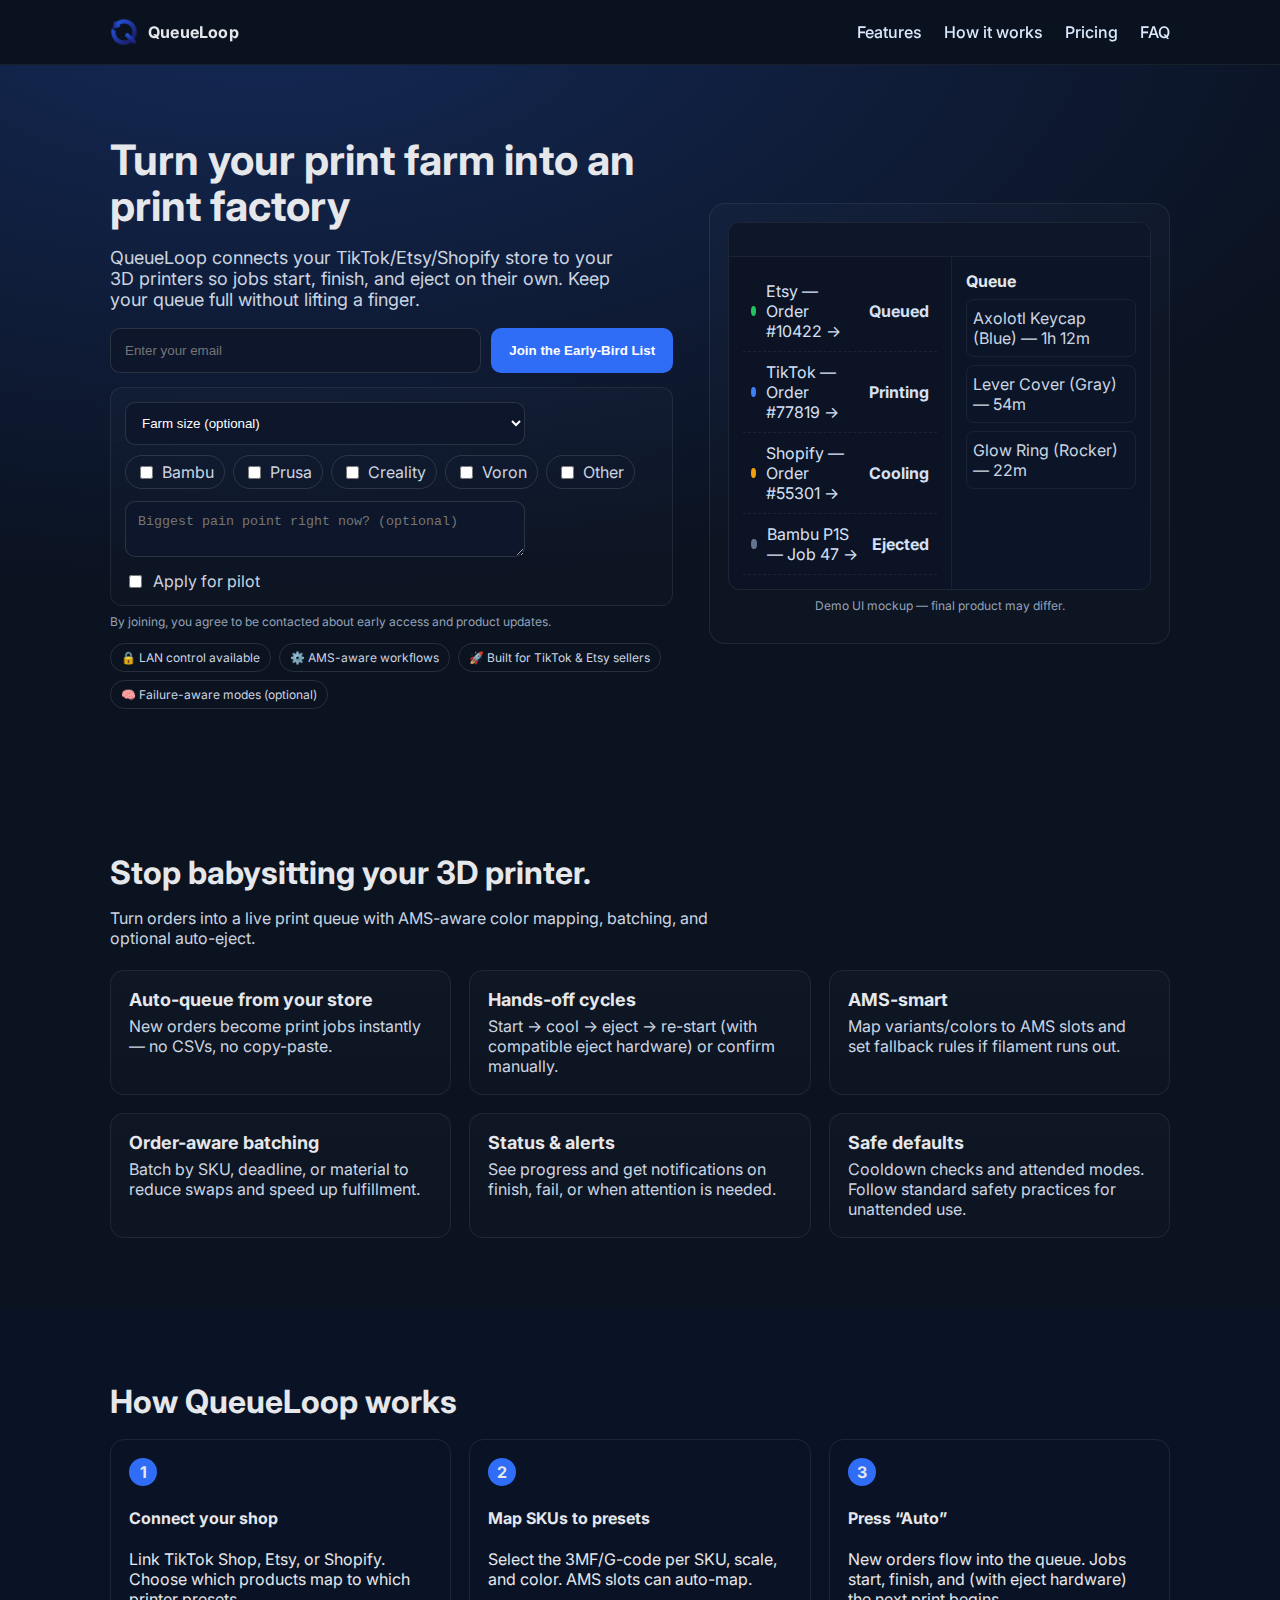
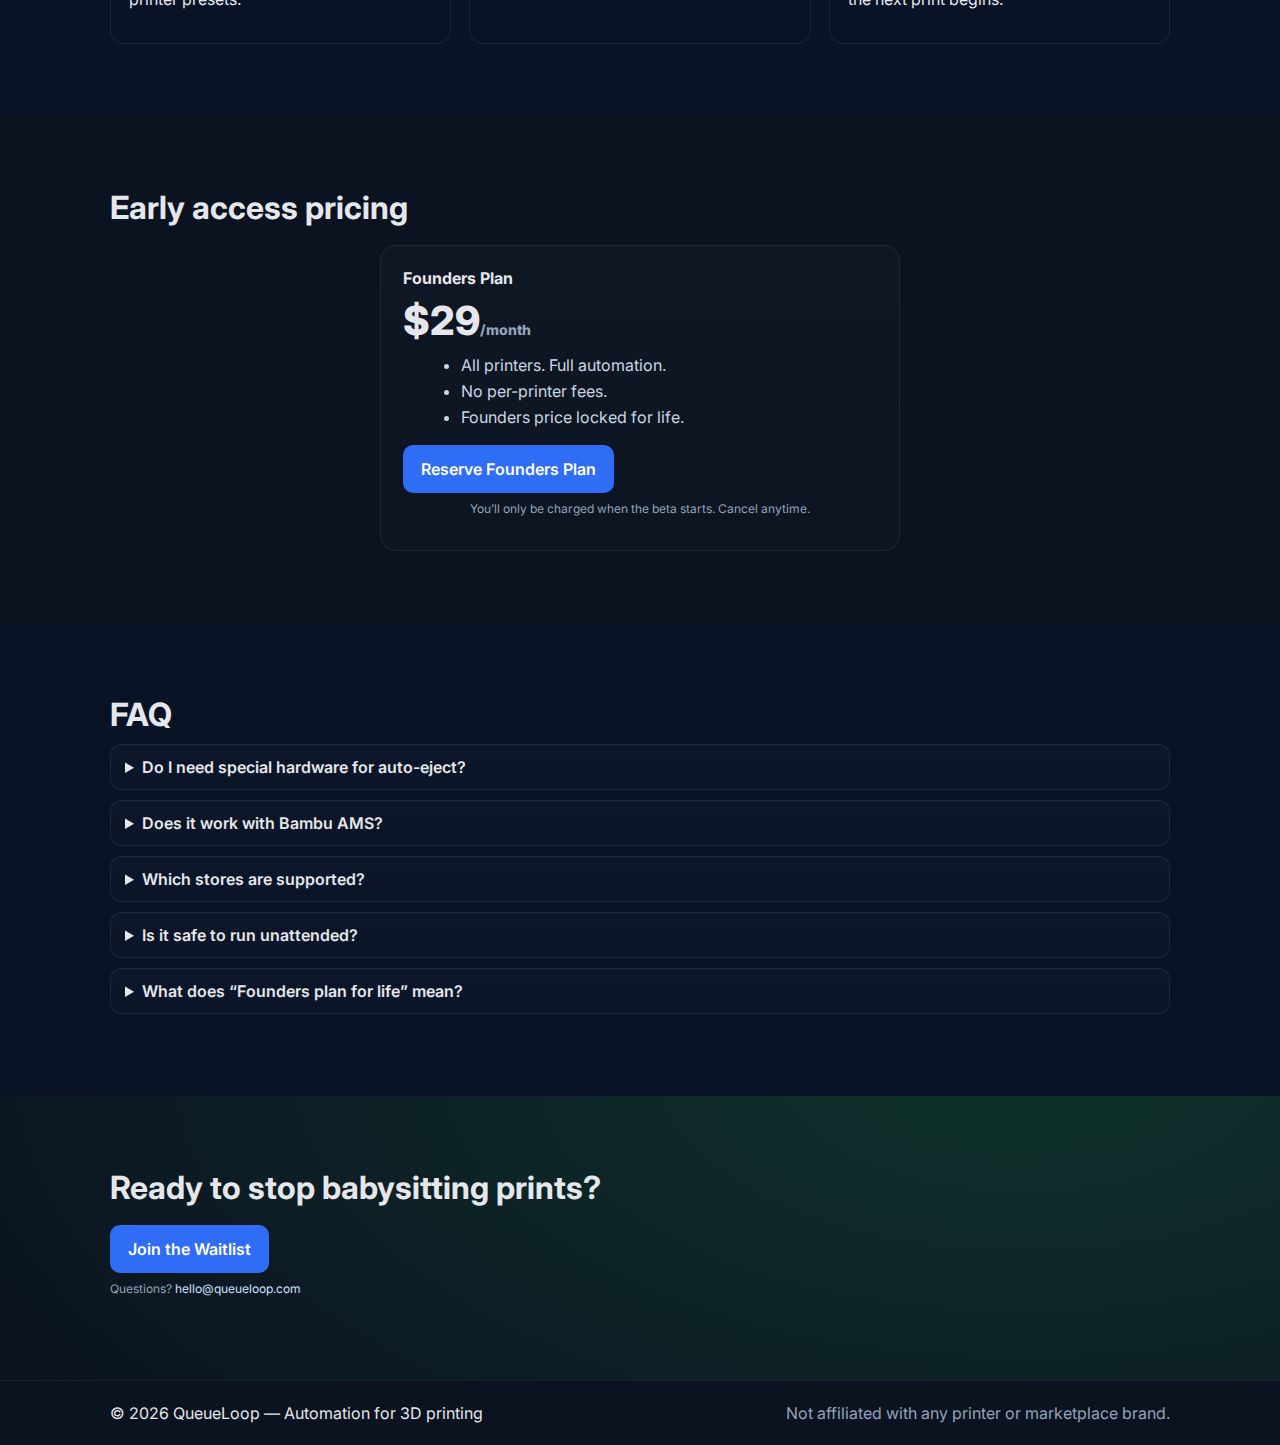
<file: index.html>
<!doctype html>
<html lang="en">
<head>
  <meta charset="utf-8" />
  <meta name="viewport" content="width=device-width,initial-scale=1" />
  <title>QueueLoop — Turn orders into prints automatically</title>
  <meta name="description" content="QueueLoop connects your TikTok/Etsy/Shopify store to your 3D printers so jobs start, finish, and (with compatible hardware) eject on their own. Keep your queue full without lifting a finger." />
  <link rel="preconnect" href="https://fonts.gstatic.com" crossorigin>
  <link href="https://fonts.googleapis.com/css2?family=Inter:wght@400;500;600;700;800&display=swap" rel="stylesheet">
  <link rel="stylesheet" href="styles.css" />
  <!-- Favicons -->
  <link rel="icon" type="image/png" href="/images/favicon-96x96.png" sizes="96x96">
  <link rel="icon" type="image/svg+xml" href="/images/favicon.svg">
  <link rel="shortcut icon" href="/images/favicon.ico">
  <link rel="apple-touch-icon" sizes="180x180" href="/images/apple-touch-icon.png">
  <meta name="apple-mobile-web-app-title" content="QueueLoop">
  <link rel="manifest" href="/images/site.webmanifest">
  <meta name="theme-color" content="#0B1220">

  <meta property="og:title" content="QueueLoop — Turn orders into prints automatically" />
  <meta property="og:description" content="Connect your store to your printers. Auto-queue jobs, AMS-aware color mapping, optional auto-eject." />
  <meta property="og:type" content="website" />
  <meta property="og:url" content="https://www.queueloop.com">
  <meta property="og:image" content="https://www.queueloop.com/images/og.jpg">
  <link rel="canonical" href="https://www.queueloop.com">
  <!-- Analytics / Pixels placeholders -->
  <!-- <script>/* GA4 / TikTok Pixel here later */</script> -->
  <!-- Google tag (gtag.js) -->
  <script async src="https://www.googletagmanager.com/gtag/js?id=G-EQ17KEYQGE"></script>
  <script>
    window.dataLayer = window.dataLayer || [];
    function gtag(){dataLayer.push(arguments);}
    gtag('js', new Date());
    gtag('config', 'G-EQ17KEYQGE');
  </script>
</head>
<body>
<header class="nav">
  <div class="container nav-row">
    <div class="brand">
      <img src="images/Adobe Express - file.png" alt="QueueLoop Logo" class="logo-img">
      <span class="brand-text">QueueLoop</span>
    </div>
    <nav>
      <a href="#features">Features</a>
      <a href="#how">How it works</a>
      <a href="#pricing">Pricing</a>
      <a href="#faq">FAQ</a>
    </nav>
  </div>
</header>

<main>
  <!-- HERO -->
  <section id="join" class="hero">
    <div class="container hero-grid">
      <div>
        <h1>Turn your print farm into an print factory</h1>
        <p class="lead">
          QueueLoop connects your TikTok/Etsy/Shopify store to your 3D printers so jobs start, finish,
          and eject on their own. Keep your queue full without lifting a finger.
        </p>
        <form id="queue-form" class="cta-and-prefs" action="https://formspree.io/f/mdkdvrdw" method="POST">
          <!-- Primary: email (required) -->
          <div class="cta">
            <input id="email" aria-label="Email" type="email" name="email" placeholder="Enter your email" required>
            <!-- (Optional) tag the submission type -->
            <input type="hidden" name="submission_type" value="early_bird">
            <!-- UTM capture -->
            <input type="hidden" name="utm_source"  id="utm_source">
            <input type="hidden" name="utm_medium"  id="utm_medium">
            <input type="hidden" name="utm_campaign"id="utm_campaign">
            <input type="hidden" name="utm_content" id="utm_content">
            <button type="submit">Join the Early-Bird List</button>
          </div>

          <!-- Preferences: completely optional -->
          <div class="adv">
            <div class="row">
              <select name="farm_size">
                <option value="">Farm size (optional)</option>
                <option value="1-2">1–2</option>
                <option value="3-5">3–5</option>
                <option value="6-10">6–10</option>
                <option value="10+">10+</option>
              </select>

              <div class="chips" aria-label="Printers">
                <label class="chip"><input type="checkbox" name="printer[]" value="Bambu">Bambu</label>
                <label class="chip"><input type="checkbox" name="printer[]" value="Prusa">Prusa</label>
                <label class="chip"><input type="checkbox" name="printer[]" value="Creality">Creality</label>
                <label class="chip"><input type="checkbox" name="printer[]" value="Voron">Voron</label>
                <label class="chip"><input type="checkbox" name="printer[]" value="Other">Other</label>
              </div>
            </div>

            <textarea name="pain" rows="2" placeholder="Biggest pain point right now? (optional)"></textarea>
            <label class="inline"><input type="checkbox" name="pilot_interest" value="yes"> Apply for pilot</label>
          </div>
        </form>

        <script>
          // UTM capture
          (function(){
            const params = new URLSearchParams(location.search);
            ['utm_source','utm_medium','utm_campaign','utm_content'].forEach(id=>{
              const el = document.getElementById(id);
              if (el) el.value = params.get(id) || '';
            });
          })();

          // Custom redirect after submit
          document.getElementById("queue-form").addEventListener("submit", async function(e) {
            e.preventDefault();

            const form = e.target;
            const data = new FormData(form);

            try {
              const response = await fetch(form.action, {
                method: form.method,
                body: data,
                headers: { 'Accept': 'application/json' }
              });

              if (response.ok) {
                window.location.href = "/thank-you.html";  // <- your thank-you page
              } else {
                alert("Oops, something went wrong. Please try again.");
              }
            } catch (error) {
              alert("Network error. Please try again.");
            }
          });
        </script>

        <p class="mini">By joining, you agree to be contacted about early access and product updates.</p>
        <div class="badges">
          <span>🔒 LAN control available</span>
          <span>⚙️ AMS-aware workflows</span>
          <span>🚀 Built for TikTok & Etsy sellers</span>
          <span>🧠 Failure-aware modes (optional)</span>
        </div>
      </div>
      <div class="hero-card">
        <div class="mock">
          <div class="mock-bar"></div>
          <div class="mock-body">
            <div class="mock-list">
              <div class="mock-item">
                <span class="dot dot-green"></span>
                Etsy — Order #10422 → <strong>Queued</strong>
              </div>
              <div class="mock-item">
                <span class="dot dot-blue"></span>
                TikTok — Order #77819 → <strong>Printing</strong>
              </div>
              <div class="mock-item">
                <span class="dot dot-amber"></span>
                Shopify — Order #55301 → <strong>Cooling</strong>
              </div>
              <div class="mock-item">
                <span class="dot dot-slate"></span>
                Bambu P1S — Job 47 → <strong>Ejected</strong>
              </div>
            </div>
            <div class="mock-queue">
              <div class="queue-head">Queue</div>
              <div class="queue-item">Axolotl Keycap (Blue) — 1h 12m</div>
              <div class="queue-item">Lever Cover (Gray) — 54m</div>
              <div class="queue-item">Glow Ring (Rocker) — 22m</div>
            </div>
          </div>
        </div>
        <p class="mini center">Demo UI mockup — final product may differ.</p>
      </div>
    </div>
  </section>

  <!-- FEATURES -->
  <section id="features" class="section">
    <div class="container">
      <h2>Stop babysitting your 3D printer.</h2>
      <p class="sub">
        Turn orders into a live print queue with AMS-aware color mapping, batching, and optional auto-eject.
      </p>
      <div class="grid-3">
        <div class="card">
          <h3>Auto-queue from your store</h3>
          <p>New orders become print jobs instantly — no CSVs, no copy-paste.</p>
        </div>
        <div class="card">
          <h3>Hands-off cycles</h3>
          <p>Start → cool → eject → re-start (with compatible eject hardware) or confirm manually.</p>
        </div>
        <div class="card">
          <h3>AMS-smart</h3>
          <p>Map variants/colors to AMS slots and set fallback rules if filament runs out.</p>
        </div>
        <div class="card">
          <h3>Order-aware batching</h3>
          <p>Batch by SKU, deadline, or material to reduce swaps and speed up fulfillment.</p>
        </div>
        <div class="card">
          <h3>Status & alerts</h3>
          <p>See progress and get notifications on finish, fail, or when attention is needed.</p>
        </div>
        <div class="card">
          <h3>Safe defaults</h3>
          <p>Cooldown checks and attended modes. Follow standard safety practices for unattended use.</p>
        </div>
      </div>
    </div>
  </section>

  <!-- HOW IT WORKS -->
  <section id="how" class="section alt">
    <div class="container">
      <h2>How QueueLoop works</h2>
      <div class="steps">
        <div class="step">
          <div class="step-num">1</div>
          <h4>Connect your shop</h4>
          <p>Link TikTok Shop, Etsy, or Shopify. Choose which products map to which printer presets.</p>
        </div>
        <div class="step">
          <div class="step-num">2</div>
          <h4>Map SKUs to presets</h4>
          <p>Select the 3MF/G-code per SKU, scale, and color. AMS slots can auto-map.</p>
        </div>
        <div class="step">
          <div class="step-num">3</div>
          <h4>Press “Auto”</h4>
          <p>New orders flow into the queue. Jobs start, finish, and (with eject hardware) the next print begins.</p>
        </div>
      </div>
    </div>
  </section>

  <!-- PRICING -->
  <section id="pricing" class="section">
    <div class="container">
      <h2>Early access pricing</h2>
      <div class="price-card">
        <div class="price-head">Founders Plan</div>
        <div class="price-val">$29<span>/month</span></div>
        <ul class="price-list">
          <li>All printers. Full automation.</li>
          <li>No per-printer fees.</li>
          <li>Founders price locked for life.</li>
        </ul>
        <div class="cta">
          <a href="#join" class="btn-link">Reserve Founders Plan</a>
        </div>
        <p class="mini center">You’ll only be charged when the beta starts. Cancel anytime.</p>
      </div>
    </div>
  </section>

  <!-- FAQ -->
  <section id="faq" class="section alt">
    <div class="container">
      <h2>FAQ</h2>
      <div class="faq">
        <details>
          <summary>Do I need special hardware for auto-eject?</summary>
          <p>QueueLoop runs with or without it. With compatible eject hardware, prints can push off automatically. Without it, you can still auto-queue and start jobs; you’ll just remove finished parts manually.</p>
        </details>
        <details>
          <summary>Does it work with Bambu AMS?</summary>
          <p>Yes. Map product variants/colors to AMS slots and set fallback rules.</p>
        </details>
        <details>
          <summary>Which stores are supported?</summary>
          <p>TikTok Shop and Etsy at launch; Shopify early access; more coming.</p>
        </details>
        <details>
          <summary>Is it safe to run unattended?</summary>
          <p>QueueLoop includes cooldown checks and attended modes. We recommend standard safety (smoke detection, camera monitoring) and following printer manufacturer guidance.</p>
        </details>
        <details>
          <summary>What does “Founders plan for life” mean?</summary>
          <p>If you join the beta and become a paying user, your price stays $29/mo as long as your account remains active.</p>
        </details>
      </div>
    </div>
  </section>

  <!-- FINAL CTA -->
  <section class="cta-final">
    <div class="container">
      <h2>Ready to stop babysitting prints?</h2>
      <div class="cta">
        <a href="#join" class="btn-link">Join the Waitlist</a>
      </div>
      <p class="mini">Questions? <a href="mailto:hello@queueloop.com">hello@queueloop.com</a></p>
    </div>
  </section>
</main>

<footer class="footer">
  <div class="container footer-row">
    <div>© <span id="y"></span> QueueLoop — Automation for 3D printing</div>
    <div class="muted">Not affiliated with any printer or marketplace brand.</div>
  </div>
</footer>
<script>
  document.getElementById('y').textContent = new Date().getFullYear();
</script>
</body>
</html>
</file>
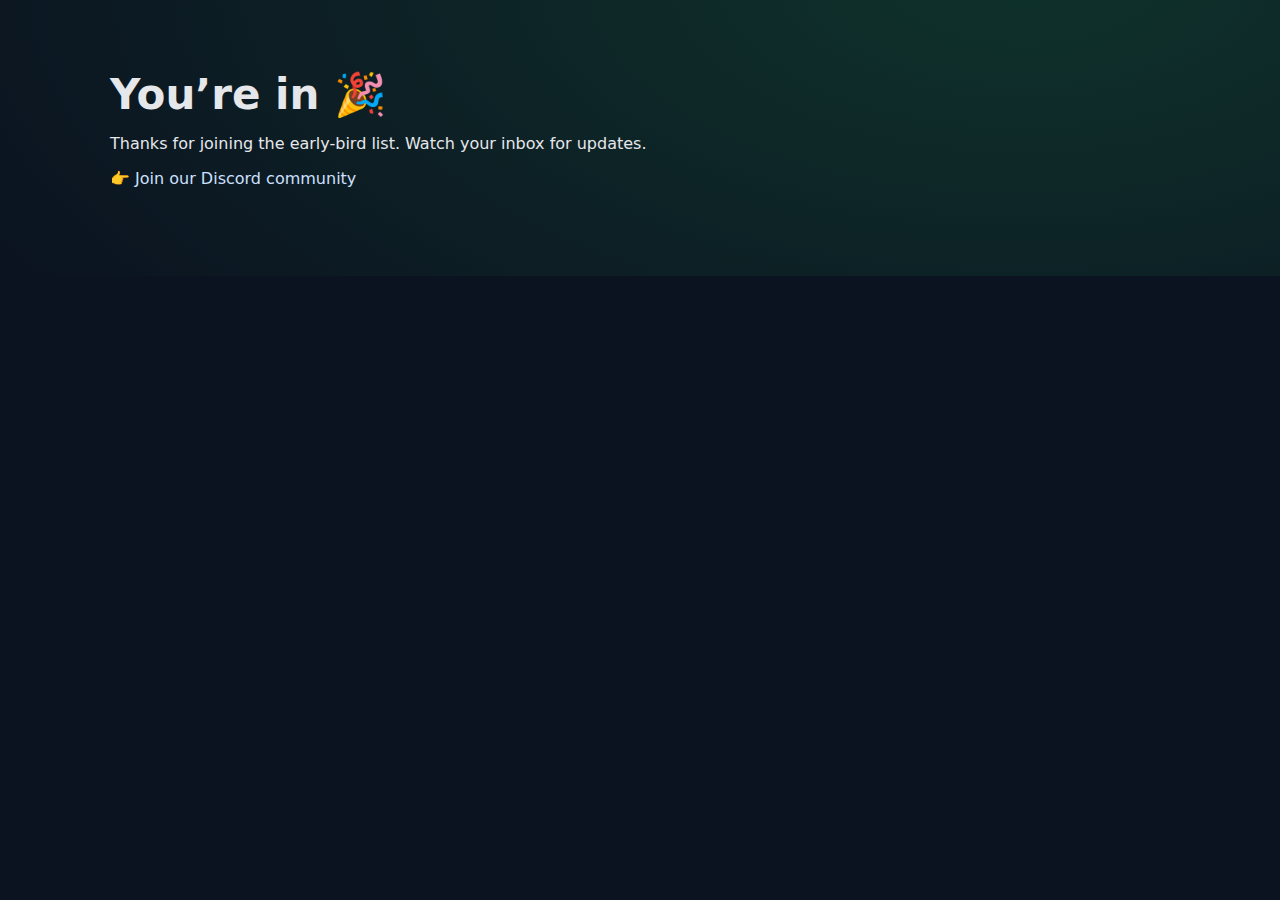
<file: thank-you.html>
<!doctype html>
<html lang="en">
<head>
  <meta charset="utf-8">
  <title>Thanks for joining!</title>
  <link rel="stylesheet" href="styles.css">
</head>
<body>
  <section class="cta-final">
    <div class="container">
      <h1>You’re in 🎉</h1>
      <p>Thanks for joining the early-bird list. Watch your inbox for updates.</p>
      <p><a href="https://discord.gg/YOUR-DISCORD">👉 Join our Discord community</a></p>
    </div>
  </section>
</body>
</html>
</file>
<file: styles.css>
:root{
  --bg:#0B1220;
  --ink:#0F172A;
  --panel:#0f172a;
  --card:#0e1526;
  --muted:#94a3b8;
  --text:#e5e7eb;
  --brand:#2F6DF6;
  --accent:#22C55E;
  --amber:#f59e0b;
  --blue:#3b82f6;
  --slate:#64748b;
  --max:1100px;
}
*{box-sizing:border-box}
html,body{margin:0;padding:0;font-family:Inter,system-ui,-apple-system,Segoe UI,Roboto,Arial,sans-serif;color:var(--text);background:#0B1220}
a{color:#cde0ff;text-decoration:none}
.container{max-width:var(--max);margin:0 auto;padding:0 20px}
.nav{position:sticky;top:0;background:rgba(11,18,32,.7);backdrop-filter:blur(8px);border-bottom:1px solid rgba(255,255,255,.06);z-index:10}
.nav-row{display:flex;align-items:center;justify-content:space-between;height:64px}
.nav a{margin-left:18px;color:#dbeafe;font-weight:500}
.brand{display:flex;align-items:center;gap:10px;font-weight:700}
.logo-dot{width:12px;height:12px;border-radius:50%;background:var(--brand);display:inline-block}
.brand-text{letter-spacing:.2px}

.hero{padding:72px 0;background:radial-gradient(1200px 600px at 20% -10%, rgba(47,109,246,.25), transparent)}
.hero-grid{display:grid;grid-template-columns:1.1fr .9fr;gap:36px;align-items:center}
h1{font-size:42px;line-height:1.1;margin:0 0 12px}
.lead{font-size:18px;color:#cbd5e1;max-width:46ch}
.cta{display:flex;gap:10px;margin-top:18px}
.cta input{flex:1;padding:14px 14px;border-radius:10px;border:1px solid rgba(255,255,255,.12);background:#0d162a;color:#fff}
.cta button{padding:14px 18px;border:0;border-radius:10px;background:var(--brand);color:#fff;font-weight:600;cursor:pointer}
.cta button:hover{filter:brightness(1.1)}
.mini{font-size:12px;color:var(--muted);margin-top:8px}
.center{text-align:center}

.badges{display:flex;flex-wrap:wrap;gap:8px;margin-top:14px}
.badges span{border:1px solid rgba(255,255,255,.12);padding:6px 10px;border-radius:999px;font-size:12px;color:#cbd5e1}

.hero-card{border:1px solid rgba(255,255,255,.08);border-radius:16px;background:linear-gradient(180deg, rgba(255,255,255,.02), rgba(255,255,255,.01));padding:18px}
.mock{border-radius:12px;background:#0b1324;border:1px solid rgba(255,255,255,.08);overflow:hidden}
.mock-bar{height:34px;background:#0e162a;border-bottom:1px solid rgba(255,255,255,.06)}
.mock-body{display:grid;grid-template-columns:1fr .9fr;gap:0}
.mock-list{padding:14px}
.mock-item{display:flex;align-items:center;gap:10px;padding:10px 8px;border-bottom:1px dashed rgba(255,255,255,.07);color:#d6e0f5}
.dot{width:10px;height:10px;border-radius:50%;display:inline-block}
.dot-green{background:var(--accent)}
.dot-blue{background:var(--blue)}
.dot-amber{background:var(--amber)}
.dot-slate{background:var(--slate)}
.mock-queue{border-left:1px solid rgba(255,255,255,.06);background:#0c1528;padding:14px}
.queue-head{font-weight:700;margin-bottom:8px}
.queue-item{padding:8px 6px;border:1px solid rgba(255,255,255,.06);margin-bottom:8px;border-radius:8px;color:#cbd5e1}

.section{padding:72px 0}
.section.alt{background:#0a1326}
h2{font-size:32px;margin:0 0 10px}
.sub{color:#cbd5e1;max-width:60ch}
.grid-3{display:grid;grid-template-columns:repeat(3,1fr);gap:18px;margin-top:22px}
.card{padding:18px;border:1px solid rgba(255,255,255,.08);border-radius:14px;background:linear-gradient(180deg, rgba(255,255,255,.02), rgba(255,255,255,.01))}
.card h3{margin:0 0 6px;font-size:18px}
.card p{margin:0;color:#cbd5e1}

.steps{display:grid;grid-template-columns:repeat(3,1fr);gap:18px;margin-top:18px}
.step{padding:18px;border:1px solid rgba(255,255,255,.08);border-radius:14px}
.step-num{width:28px;height:28px;border-radius:50%;background:var(--brand);display:flex;align-items:center;justify-content:center;font-weight:700;margin-bottom:10px}

.price-card{max-width:520px;margin:18px auto 0;border:1px solid rgba(255,255,255,.08);border-radius:16px;padding:22px;background:linear-gradient(180deg, rgba(255,255,255,.02), rgba(255,255,255,.01))}
.price-head{font-weight:700;margin-bottom:8px}
.price-val{font-size:40px;font-weight:800}
.price-val span{font-size:14px;color:var(--muted)}
.price-list{margin:10px 0 0 18px;color:#cbd5e1}
.price-list li{margin:6px 0}

.faq details{border:1px solid rgba(255,255,255,.08);border-radius:12px;padding:12px 14px;margin:10px 0;background:linear-gradient(180deg, rgba(255,255,255,.02), rgba(255,255,255,.01))}
.faq summary{cursor:pointer;font-weight:600}

.cta-final{padding:72px 0;background:radial-gradient(1200px 600px at 80% -10%, rgba(34,197,94,.18), transparent)}
.footer{border-top:1px solid rgba(255,255,255,.06);padding:22px 0}
.footer-row{display:flex;align-items:center;justify-content:space-between}
.muted{color:var(--muted)}

@media (max-width: 900px){
  .hero-grid{grid-template-columns:1fr}
  .grid-3{grid-template-columns:1fr}
  .steps{grid-template-columns:1fr}
  .nav nav{display:none}
}
.logo-img{
  height: 28px;   /* controls visual size in the nav */
  width: auto;    /* keep aspect ratio */
  display: block; /* avoid baseline gaps */
}
/* One-form layout that matches your style */
.cta-and-prefs .cta { display:flex; gap:10px; margin-top:18px }
.cta-and-prefs .adv{
  margin-top:14px; padding:14px; border:1px solid rgba(255,255,255,.08);
  border-radius:12px; background:linear-gradient(180deg, rgba(255,255,255,.02), rgba(255,255,255,.01));
}
.cta-and-prefs .row{ display:flex; gap:10px; flex-wrap:wrap; align-items:flex-start }
.cta-and-prefs select, .cta-and-prefs textarea{
  background:#0d162a; border:1px solid rgba(255,255,255,.12); border-radius:10px;
  color:#fff; padding:12px; min-width:400px;
}
.inline{ display:flex; align-items:center; gap:8px; margin-top:10px; color:#cbd5e1 }
.chips{ display:flex; gap:8px; flex-wrap:wrap; align-items:center }
.chip{
  display:inline-flex; align-items:center; gap:6px; padding:6px 10px;
  border:1px solid rgba(255,255,255,.12); border-radius:999px; color:#cbd5e1; cursor:pointer;margin-bottom: 12px;
}
.chip input{ accent-color:var(--brand) }
.btn-link{
  display:inline-block; padding:14px 18px; border-radius:10px; font-weight:600;
  background:var(--brand); color:#fff; text-decoration:none;
}
.btn-link:hover{ filter:brightness(1.1); }

.sr-only{position:absolute;width:1px;height:1px;padding:0;margin:-1px;overflow:hidden;clip:rect(0,0,0,0);white-space:nowrap;border:0}

@media (max-width: 640px){
  .cta-and-prefs .cta { flex-direction: column; }
  .cta-and-prefs .cta input[type="email"],
  .cta-and-prefs .cta button { width: 100%; }
}

.ui-demo{
  max-width:100%;
  height:auto;
  border-radius:12px;
  box-shadow:0 6px 28px rgba(0,0,0,.35);
  display:block;
}
</file>
